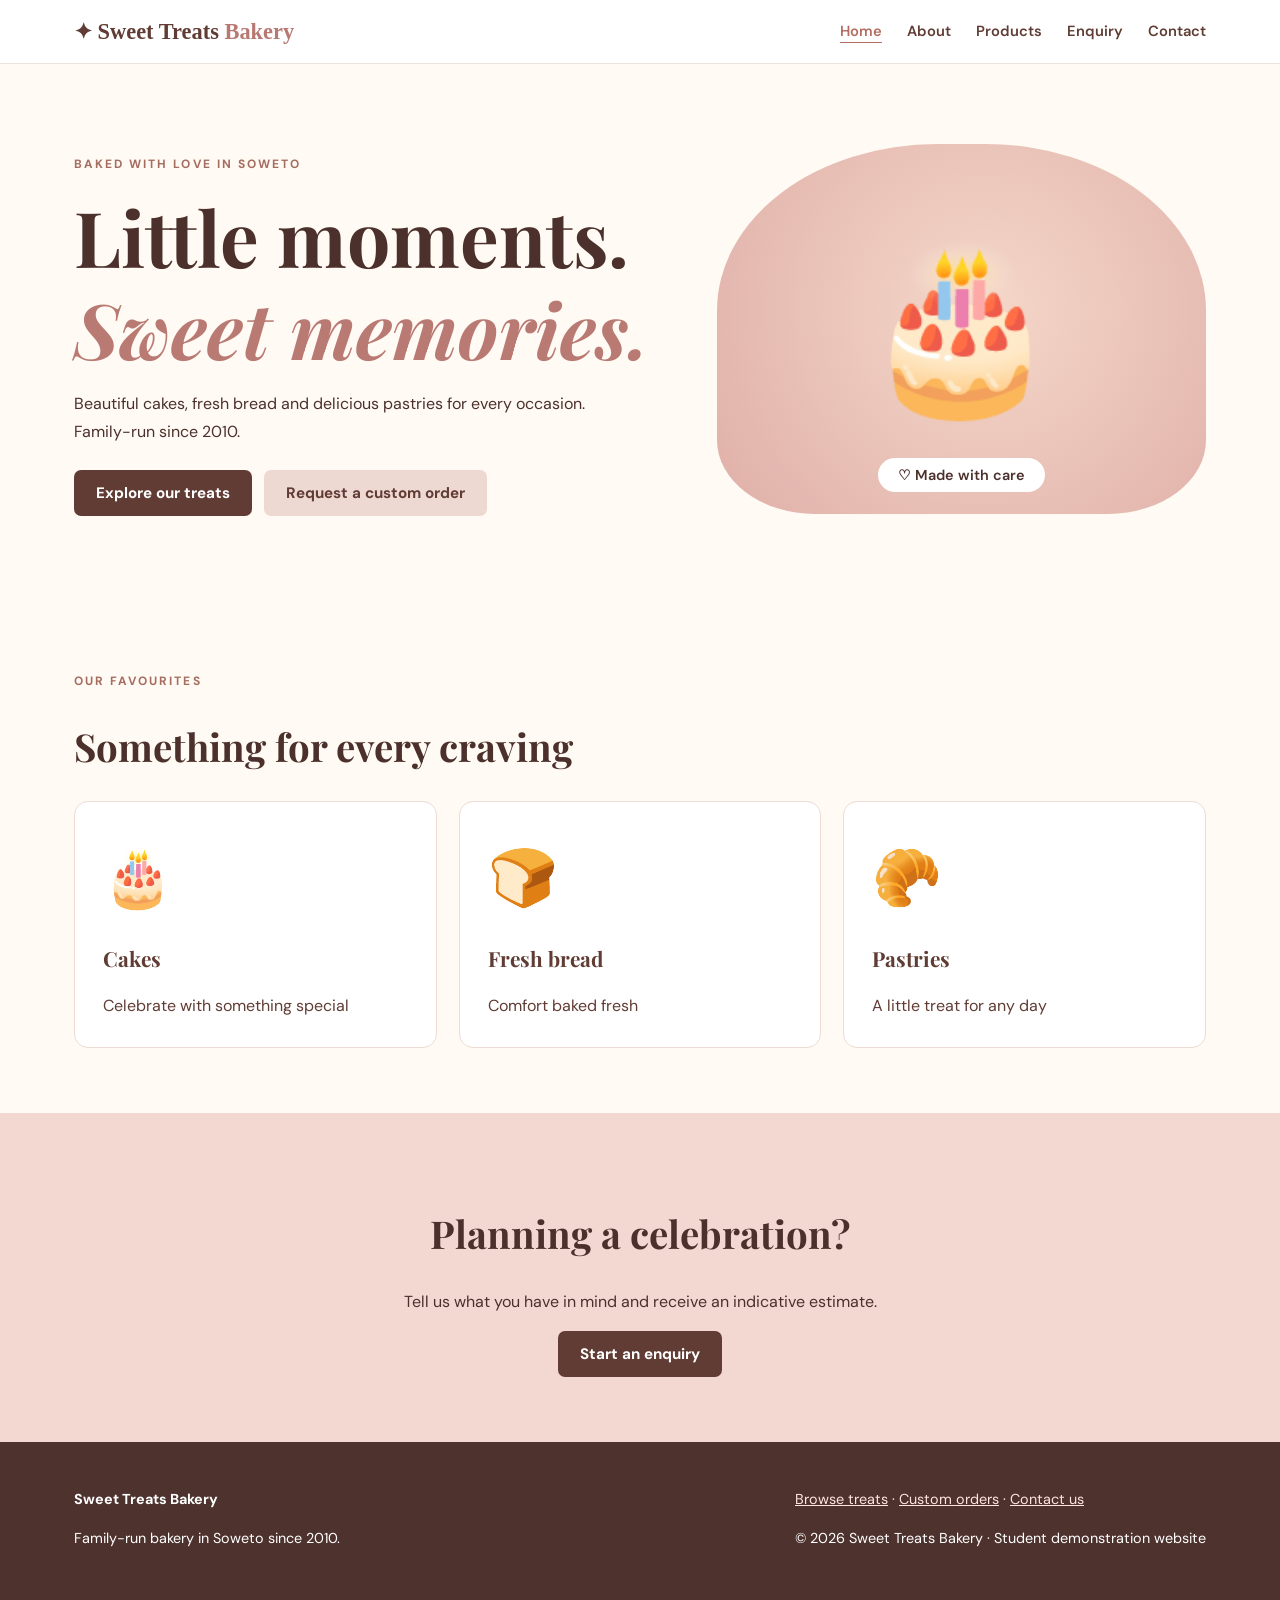
<file: index.html>
<!doctype html>
<html lang="en-ZA">
<head>
  <meta charset="utf-8">
  <meta name="viewport" content="width=device-width,initial-scale=1">
  <meta name="description" content="Discover Sweet Treats Bakery in Soweto: cakes, fresh bread, pastries and custom cake enquiries.">
  <meta name="keywords" content="Sweet Treats Bakery, Soweto bakery, Johannesburg bakery, fresh cakes, custom cakes, fresh bread, pastries, cupcakes, baked goods">
  <meta name="theme-color" content="#603c34">
  <title>Fresh Cakes, Bread &amp; Pastries | Sweet Treats Bakery Soweto</title>
  <link rel="stylesheet" href="style.css">
  <script defer src="script.js"></script>
</head>
<body>
  <a class="skip" href="#main">Skip to content</a>

  <header class="site-header">
    <div class="top">
      <a class="brand" href="index.html">✦ Sweet Treats <span>Bakery</span></a>
      <button id="menu-toggle" class="menu-toggle" aria-expanded="false" aria-controls="nav">Menu ☰</button>
      <nav id="nav" aria-label="Main navigation">
        <a href="index.html" aria-current="page">Home</a>
        <a href="about.html">About</a>
        <a href="products.html">Products</a>
        <a href="enquiry.html">Enquiry</a>
        <a href="contact.html">Contact</a>
      </nav>
    </div>
  </header>

  <main id="main">
    <section class="hero">
      <div>
        <p class="eyebrow">BAKED WITH LOVE IN SOWETO</p>
        <h1>Little moments.<br><em>Sweet memories.</em></h1>
        <p>Beautiful cakes, fresh bread and delicious pastries for every occasion. Family-run since 2010.</p>
        <div class="actions">
          <a class="btn" href="products.html">Explore our treats</a>
          <a class="btn secondary" href="enquiry.html">Request a custom order</a>
        </div>
      </div>
      <div class="hero-art" aria-label="Decorative bakery illustration" role="img">
        🎂<span>♡ Made with care</span>
      </div>
    </section>

    <section class="section">
      <p class="eyebrow">OUR FAVOURITES</p>
      <h2>Something for every craving</h2>
      <div class="three">
        <a class="feature" href="products.html">
          <span>🎂</span>
          <h3>Cakes</h3>
          <p>Celebrate with something special</p>
        </a>
        <a class="feature" href="products.html">
          <span>🍞</span>
          <h3>Fresh bread</h3>
          <p>Comfort baked fresh</p>
        </a>
        <a class="feature" href="products.html">
          <span>🥐</span>
          <h3>Pastries</h3>
          <p>A little treat for any day</p>
        </a>
      </div>
    </section>

    <section class="banner">
      <h2>Planning a celebration?</h2>
      <p>Tell us what you have in mind and receive an indicative estimate.</p>
      <a class="btn" href="enquiry.html">Start an enquiry</a>
    </section>
  </main>

  <footer>
    <div>
      <strong>Sweet Treats Bakery</strong>
      <p>Family-run bakery in Soweto since 2010.</p>
    </div>
    <div>
      <a href="products.html">Browse treats</a> ·
      <a href="enquiry.html">Custom orders</a> ·
      <a href="contact.html">Contact us</a>
      <p>© 2026 Sweet Treats Bakery · Student demonstration website</p>
    </div>
  </footer>

  <div id="lightbox" class="lightbox" hidden role="dialog" aria-modal="true" aria-label="Enlarged product image">
    <button id="lightbox-close" aria-label="Close image">×</button>
    <img id="lightbox-image" alt="">
    <p id="lightbox-caption"></p>
  </div>
</body>
</html>
</file>
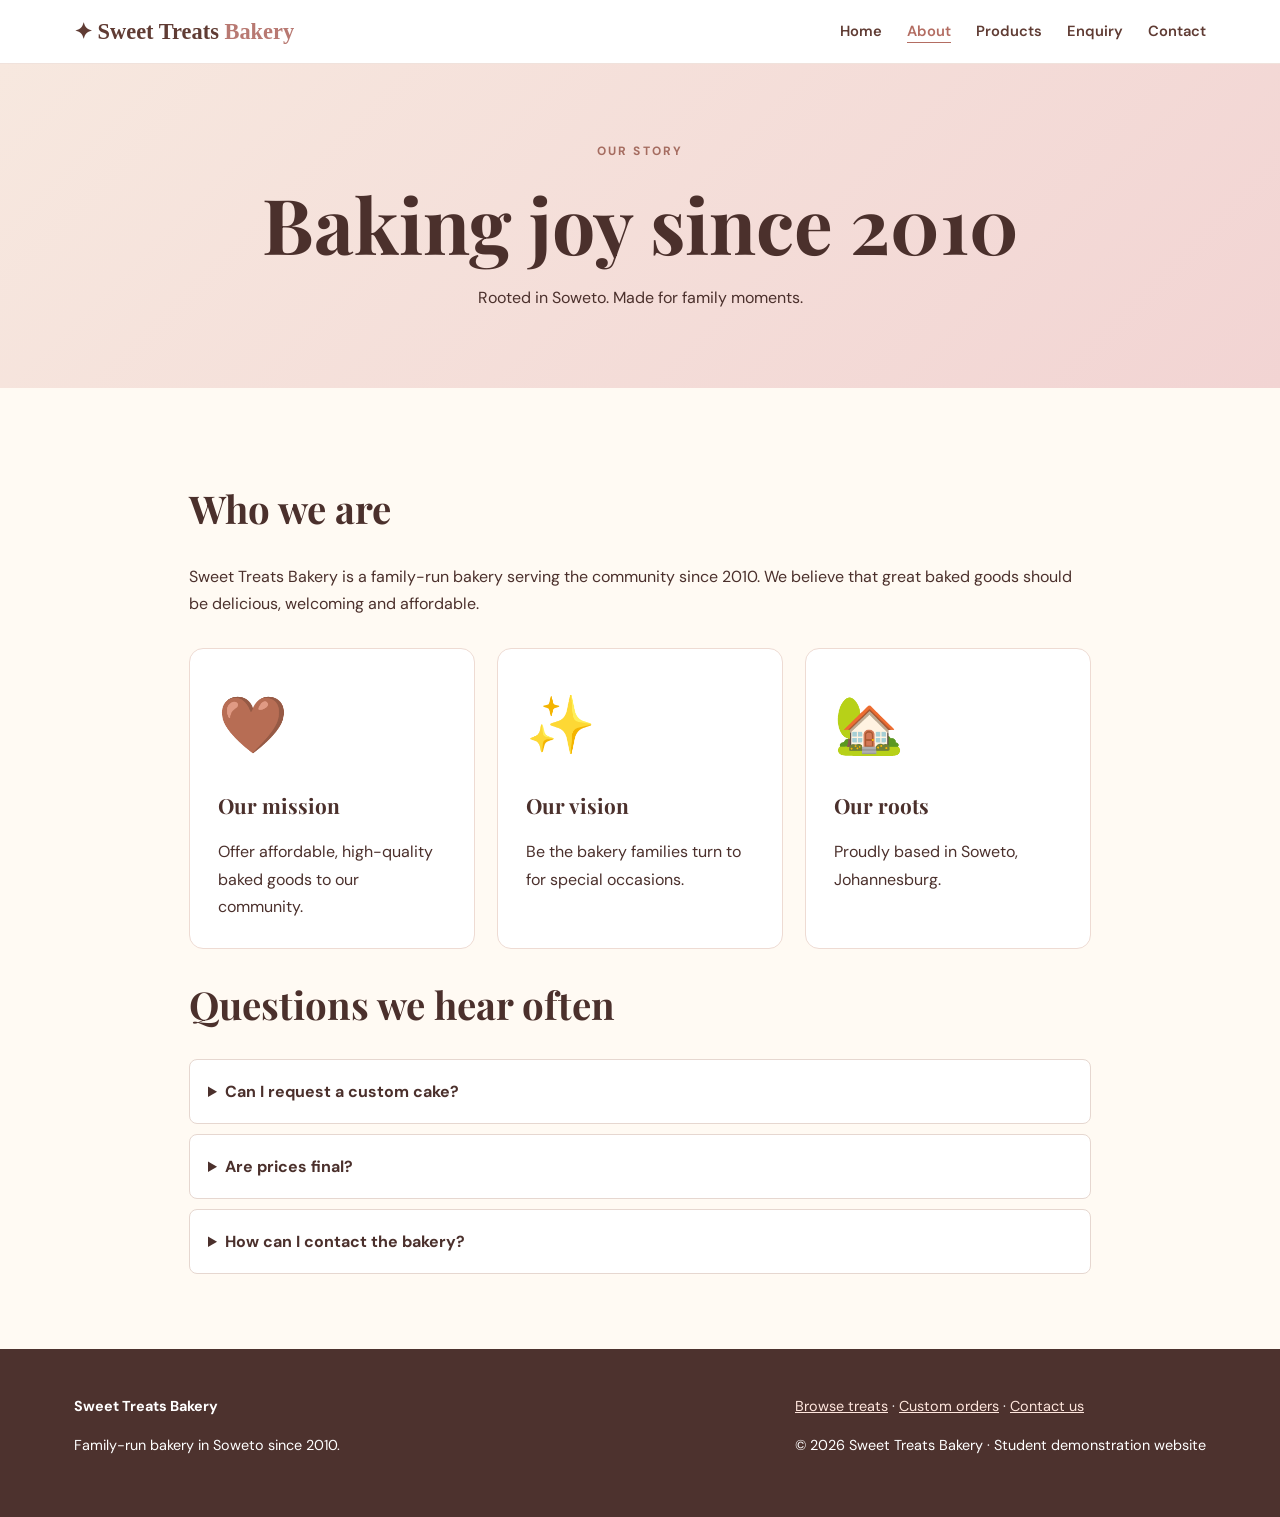
<file: about.html>
<!doctype html>
<html lang="en-ZA">
<head>
  <meta charset="utf-8">
  <meta name="viewport" content="width=device-width,initial-scale=1">
  <meta name="description" content="Learn about Sweet Treats Bakery, a family-run Soweto bakery founded in 2010.">
  <meta name="keywords" content="Sweet Treats Bakery, Soweto bakery, family bakery, Johannesburg bakery, bakery story, fresh baked goods, cakes, breads, pastries">
  <meta name="theme-color" content="#603c34">
  <title>Our Story | Sweet Treats Bakery Soweto</title>
  <link rel="stylesheet" href="style.css">
  <script defer src="script.js"></script>
</head>
<body>
  <a class="skip" href="#main">Skip to content</a>

  <header class="site-header">
    <div class="top">
      <a class="brand" href="index.html">✦ Sweet Treats <span>Bakery</span></a>
      <button id="menu-toggle" class="menu-toggle" aria-expanded="false" aria-controls="nav">Menu ☰</button>
      <nav id="nav" aria-label="Main navigation">
        <a href="index.html">Home</a>
        <a href="about.html" aria-current="page">About</a>
        <a href="products.html">Products</a>
        <a href="enquiry.html">Enquiry</a>
        <a href="contact.html">Contact</a>
      </nav>
    </div>
  </header>

  <main id="main">
    <section class="page-hero">
      <p class="eyebrow">OUR STORY</p>
      <h1>Baking joy since 2010</h1>
      <p>Rooted in Soweto. Made for family moments.</p>
    </section>

    <section class="section narrow">
      <h2>Who we are</h2>
      <p>Sweet Treats Bakery is a family-run bakery serving the community since 2010. We believe that great baked goods should be delicious, welcoming and affordable.</p>

      <div class="three">
        <article class="feature">
          <span>🤎</span>
          <h3>Our mission</h3>
          <p>Offer affordable, high-quality baked goods to our community.</p>
        </article>

        <article class="feature">
          <span>✨</span>
          <h3>Our vision</h3>
          <p>Be the bakery families turn to for special occasions.</p>
        </article>

        <article class="feature">
          <span>🏡</span>
          <h3>Our roots</h3>
          <p>Proudly based in Soweto, Johannesburg.</p>
        </article>
      </div>

      <h2>Questions we hear often</h2>

      <div class="faq">
        <details>
          <summary>Can I request a custom cake?</summary>
          <p>Yes. Complete the <a href="enquiry.html">custom order enquiry</a> to see an illustrative estimate and prepare your request.</p>
        </details>

        <details>
          <summary>Are prices final?</summary>
          <p>No. The website displays demonstration prices and estimates. Actual prices and availability require confirmation by the bakery.</p>
        </details>

        <details>
          <summary>How can I contact the bakery?</summary>
          <p>Use our <a href="contact.html">contact form</a> to prepare an email message.</p>
        </details>
      </div>
    </section>
  </main>

  <footer>
    <div>
      <strong>Sweet Treats Bakery</strong>
      <p>Family-run bakery in Soweto since 2010.</p>
    </div>
    <div>
      <a href="products.html">Browse treats</a> ·
      <a href="enquiry.html">Custom orders</a> ·
      <a href="contact.html">Contact us</a>
      <p>© 2026 Sweet Treats Bakery · Student demonstration website</p>
    </div>
  </footer>

  <div id="lightbox" class="lightbox" hidden role="dialog" aria-modal="true" aria-label="Enlarged product image">
    <button id="lightbox-close" aria-label="Close image">×</button>
    <img id="lightbox-image" alt="">
    <p id="lightbox-caption"></p>
  </div>
</body>
</html>
</file>
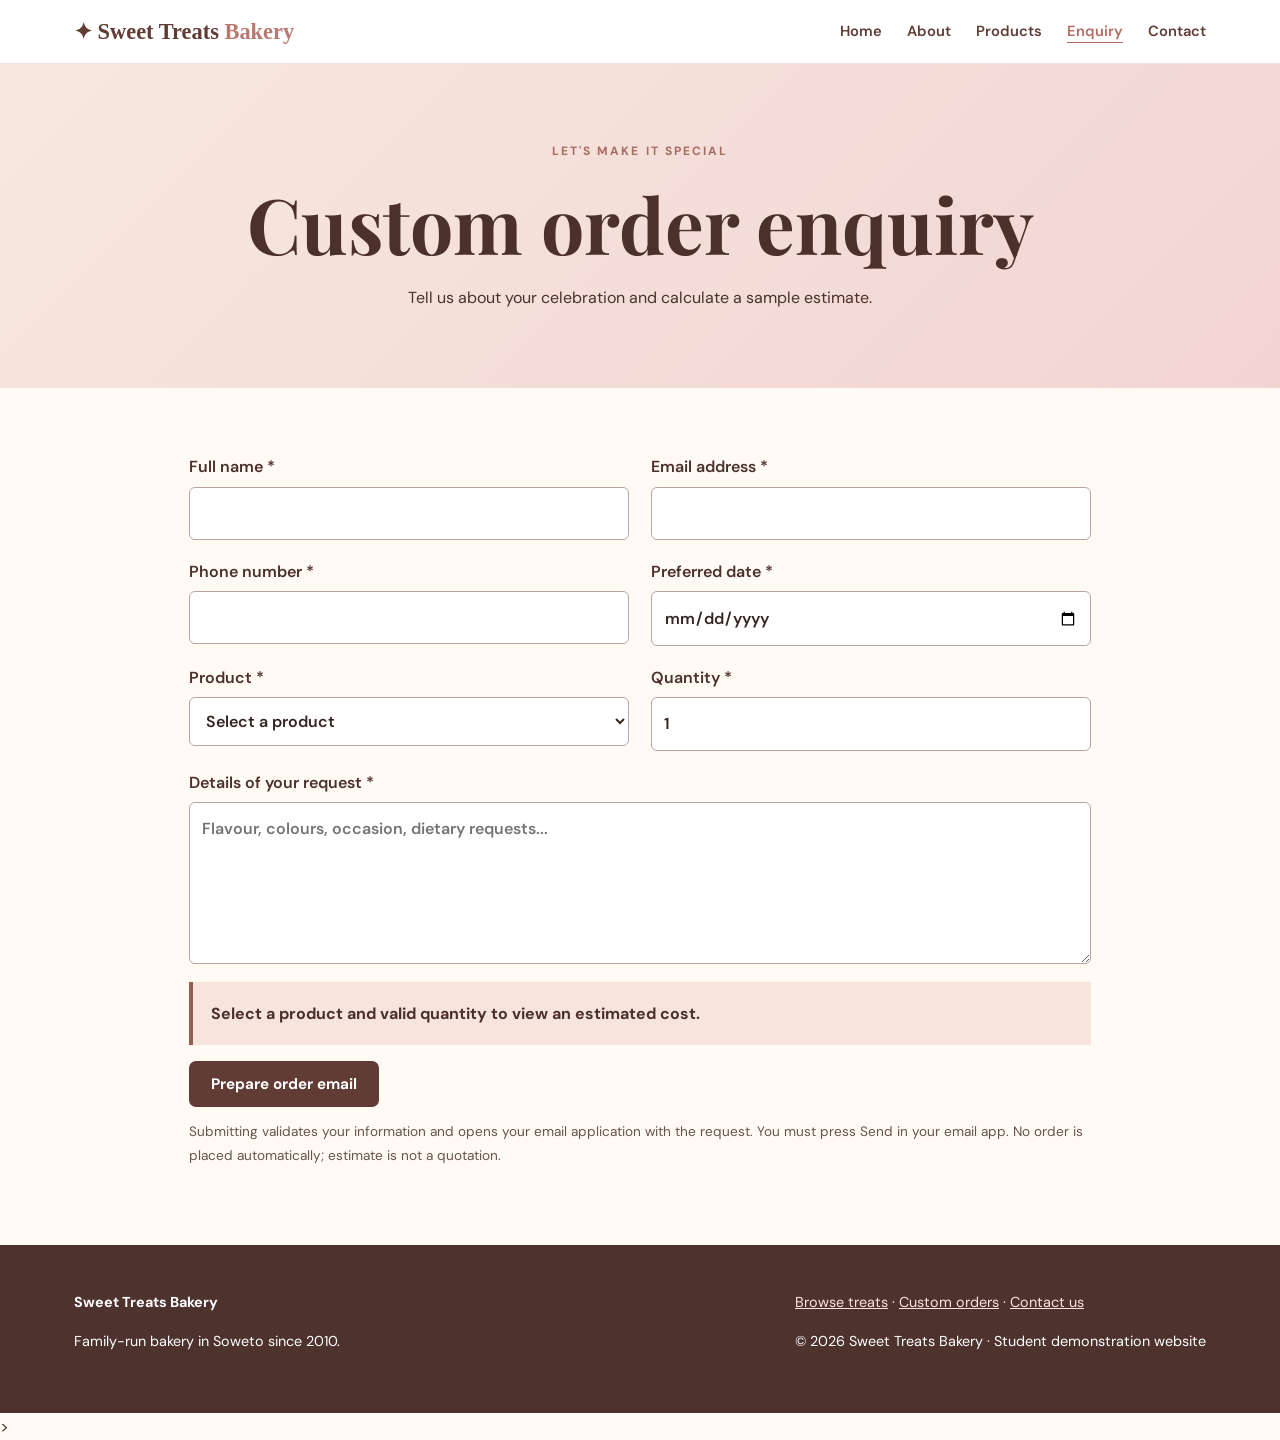
<file: enquiry.html>
<!doctype html>
<html lang="en-ZA">
<head>
  <meta charset="utf-8">
  <meta name="viewport" content="width=device-width,initial-scale=1">
  <meta name="description" content="Request a custom cake or bakery order and calculate an indicative estimate at Sweet Treats Bakery.">
  <meta name="keywords" content="Sweet Treats Bakery, Soweto bakery, custom cake orders, cake enquiry, cupcakes, bread, pastries, bakery orders, Johannesburg bakery">
  <meta name="theme-color" content="#603c34">
  <title>Custom Order Enquiry | Sweet Treats Bakery Soweto</title>
  <link rel="stylesheet" href="style.css">
  <script defer src="script.js"></script>
</head>
<body>
  <a class="skip" href="#main">Skip to content</a>

  <header class="site-header">
    <div class="top">
      <a class="brand" href="index.html">✦ Sweet Treats <span>Bakery</span></a>
      <button id="menu-toggle" class="menu-toggle" aria-expanded="false" aria-controls="nav">Menu ☰</button>
      <nav id="nav" aria-label="Main navigation">
        <a href="index.html">Home</a>
        <a href="about.html">About</a>
        <a href="products.html">Products</a>
        <a href="enquiry.html" aria-current="page">Enquiry</a>
        <a href="contact.html">Contact</a>
      </nav>
    </div>
  </header>

  <main id="main">
    <section class="page-hero">
      <p class="eyebrow">LET'S MAKE IT SPECIAL</p>
      <h1>Custom order enquiry</h1>
      <p>Tell us about your celebration and calculate a sample estimate.</p>
    </section>

    <section class="section narrow">
      <form id="enquiry-form" action="mailto:info@sweettreatsbakery.co.za" method="post" enctype="text/plain">
        <div class="two">
          <label>Full name *
            <input name="name" required minlength="2" maxlength="80" autocomplete="name">
          </label>
          <label>Email address *
            <input name="email" type="email" required autocomplete="email">
          </label>
        </div>

        <div class="two">
          <label>Phone number *
            <input name="phone" type="tel" required pattern="[+0-9 ()-]{9,18}" title="Enter a valid phone number" autocomplete="tel">
          </label>
          <label>Preferred date *
            <input name="date" type="date" required id="order-date">
          </label>
        </div>

        <div class="two">
          <label>Product *
            <select name="product" id="order-product" required>
              <option value="">Select a product</option>
              <option value="cake">Celebration cake (R350)</option>
              <option value="cupcakes">Cupcakes, box of 6 (R120)</option>
              <option value="bread">Bread loaf (R35)</option>
              <option value="pastry">Pastry box (R95)</option>
            </select>
          </label>
          <label>Quantity *
            <input name="quantity" id="quantity" type="number" min="1" max="50" value="1" required>
          </label>
        </div>

        <label>Details of your request *
          <textarea name="details" rows="5" minlength="10" maxlength="1000" required placeholder="Flavour, colours, occasion, dietary requests..."></textarea>
        </label>

        <p id="estimate" class="estimate" aria-live="polite">Select a product to view an estimated cost.</p>
        <p id="enquiry-error" class="error" role="alert"></p>

        <button class="btn" type="submit">Prepare order email</button>

        <p class="small">Submitting validates your information and opens your email application with the request.
          You must press Send in your email app.
          No order is placed automatically; estimate is not a quotation.
        </p>
      </form>
    </section>
  </main>

  <footer>
    <div>
      <strong>Sweet Treats Bakery</strong>
      <p>Family-run bakery in Soweto since 2010.</p>
    </div>
    <div>
      <a href="products.html">Browse treats</a> ·
      <a href="enquiry.html">Custom orders</a> ·
      <a href="contact.html">Contact us</a>
      <p>© 2026 Sweet Treats Bakery · Student demonstration website</p>
    </div>
  </footer>

  <div id="lightbox" class="lightbox" hidden role="dialog" aria-modal="true" aria-label="Enlarged product image">
    <button id="lightbox-close" aria-label="Close image">×</button>
    <img id="lightbox-image" alt="">
    <p id="lightbox-caption"></p>
  </div>
</body>
</html>
>
</file>
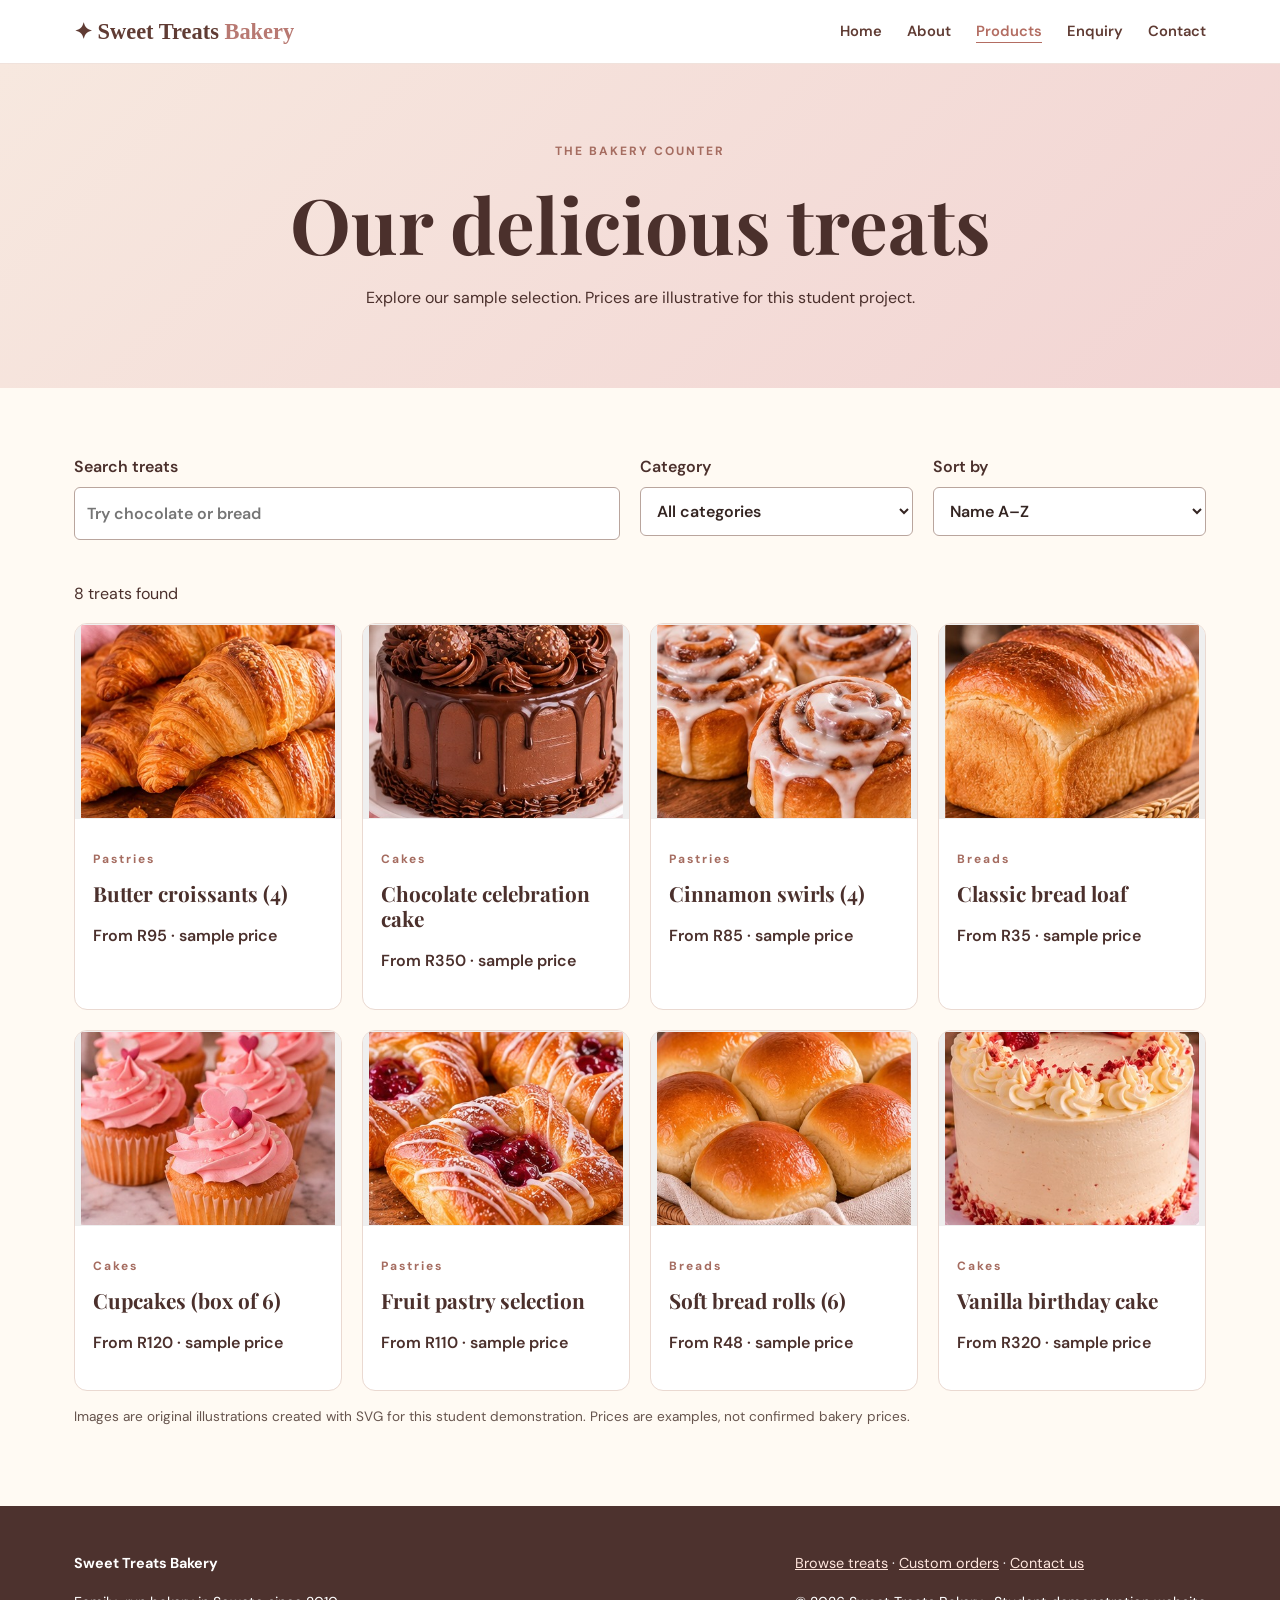
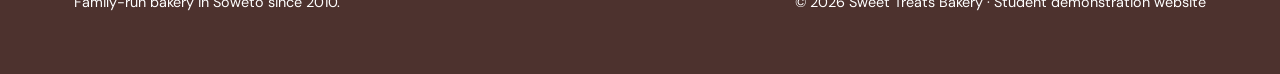
<file: products.html>
<!doctype html>
<html lang="en-ZA">
<head>
  <meta charset="utf-8">
  <meta name="viewport" content="width=device-width,initial-scale=1">
  <meta name="description" content="Browse and filter Sweet Treats Bakery cakes, breads and pastries in Soweto.">
  <meta name="keywords" content="Soweto bakery, cakes, breads, pastries, cupcakes, custom cakes, baked goods, Sweet Treats Bakery">
  <meta name="theme-color" content="#603c34">
  <title>Cakes, Breads &amp; Pastries | Sweet Treats Bakery Soweto</title>
  <link rel="stylesheet" href="style.css">
  <script defer src="script.js"></script>
</head>
<body>
  <a class="skip" href="#main">Skip to content</a>
  <header class="site-header">
    <div class="top">
      <a class="brand" href="index.html">✦ Sweet Treats <span>Bakery</span></a>
      <button id="menu-toggle" class="menu-toggle" aria-expanded="false" aria-controls="nav">Menu ☰</button>
      <nav id="nav" aria-label="Main navigation">
        <a href="index.html">Home</a>
        <a href="about.html">About</a>
        <a href="products.html" aria-current="page">Products</a>
        <a href="enquiry.html">Enquiry</a>
        <a href="contact.html">Contact</a>
      </nav>
    </div>
  </header>
  <main id="main">
    <section class="page-hero">
      <p class="eyebrow">THE BAKERY COUNTER</p>
      <h1>Our delicious treats</h1>
      <p>Explore our sample selection. Prices are illustrative for this student project.</p>
    </section>
    <section class="section">
      <div class="filters">
        <label>Search treats
          <input id="search" type="search" placeholder="Try chocolate or bread">
        </label>
        <label>Category
          <select id="category">
            <option value="all">All categories</option>
            <option>Cakes</option>
            <option>Breads</option>
            <option>Pastries</option>
          </select>
        </label>
        <label>Sort by
          <select id="sort">
            <option value="name">Name A–Z</option>
            <option value="price-asc">Price: low to high</option>
            <option value="price-desc">Price: high to low</option>
          </select>
        </label>
      </div>
      <p id="product-count" role="status" aria-live="polite"></p>
      <div id="product-grid" class="product-grid"></div>
      <p class="small">Images are original illustrations created with SVG for this student demonstration. Prices are examples, not confirmed bakery prices.</p>
    </section>
  </main>
  <footer>
    <div>
      <strong>Sweet Treats Bakery</strong>
      <p>Family-run bakery in Soweto since 2010.</p>
    </div>
    <div>
      <a href="products.html">Browse treats</a> · <a href="enquiry.html">Custom orders</a> · <a href="contact.html">Contact us</a>
      <p>© 2026 Sweet Treats Bakery · Student demonstration website</p>
    </div>
  </footer>
  <div id="lightbox" class="lightbox" hidden role="dialog" aria-modal="true" aria-label="Enlarged product image">
    <button id="lightbox-close" aria-label="Close image">×</button>
    <img id="lightbox-image" alt="">
    <p id="lightbox-caption"></p>
  </div>
</body>
</html>
</file>
<file: style.css>
@import url('https://fonts.googleapis.com/css2?family=DM+Sans:wght@400;500;600;700&family=Playfair+Display:wght@500;600;700&display=swap');:root{--ink:#4b302c;--brown:#603c34;--pink:#f2d7d4;--cream:#fffaf3;--gold:#d4a46b}*{box-sizing:border-box}body{margin:0;background:var(--cream);color:var(--ink);font:16px/1.7 'DM Sans',Arial,sans-serif}h1,h2,h3{font-family:'Playfair Display',Georgia,serif;line-height:1.2}h1{font-size:clamp(2.7rem,6vw,5rem);margin:.2em 0}h2{font-size:clamp(1.8rem,3vw,2.7rem)}h3{font-size:1.3rem}a{color:var(--brown)}a:focus-visible,button:focus-visible,input:focus-visible,select:focus-visible,textarea:focus-visible,summary:focus-visible{outline:3px solid #b46d40;outline-offset:3px}.skip{position:absolute;left:-999px}.skip:focus{left:12px;top:12px;background:white;z-index:50;padding:10px}.site-header{background:white;border-bottom:1px solid #f0e2dc}.top{max-width:1180px;margin:auto;display:flex;align-items:center;justify-content:space-between;gap:20px;padding:18px 24px}.brand{font:700 1.4rem Georgia,serif;text-decoration:none}.brand span{color:#b87972}nav{display:flex;gap:25px}nav a{text-decoration:none;font-weight:600;font-size:.92rem}nav a:hover,nav a[aria-current=page]{color:#b36d62;text-decoration:underline;text-underline-offset:6px}.menu-toggle{display:none}.hero{max-width:1180px;margin:auto;min-height:530px;display:grid;grid-template-columns:1.1fr .9fr;align-items:center;gap:45px;padding:75px 24px}.hero p{max-width:550px}.hero h1 em{color:#ba7a74}.eyebrow{letter-spacing:.17em;font-size:.75rem;font-weight:700;color:#a56c60}.hero-art{min-height:370px;border-radius:45% 45% 20% 20%;background:radial-gradient(circle at 55% 45%,#f5d7c9,#dfafa8);display:flex;align-items:center;justify-content:center;position:relative;font-size:10rem}.hero-art span{position:absolute;bottom:22px;background:white;border-radius:25px;padding:8px 20px;font:600 .9rem 'DM Sans',sans-serif}.btn{border:0;display:inline-block;cursor:pointer;background:var(--brown);color:white;padding:13px 22px;border-radius:7px;text-decoration:none;font:700 .95rem 'DM Sans',sans-serif;transition:transform .2s,background .2s}.btn:hover{background:#925c50;transform:translateY(-2px)}.btn.secondary{background:#eed9d2;color:var(--brown)}.actions{display:flex;flex-wrap:wrap;gap:12px;margin-top:25px}.section{max-width:1180px;margin:0 auto;padding:65px 24px}.section.narrow{max-width:950px}.three{display:grid;grid-template-columns:repeat(3,1fr);gap:22px;margin-top:30px}.feature{padding:28px;border:1px solid #eedbd3;background:#fff;border-radius:14px;text-decoration:none}.feature span{font-size:3.5rem}.feature p{margin-bottom:0}.banner{text-align:center;background:#f3d8d2;padding:65px 24px}.page-hero{text-align:center;background:linear-gradient(135deg,#f7e8df,#f2d4d3);padding:65px 20px}.page-hero p{max-width:620px;margin:12px auto}.two{display:grid;grid-template-columns:repeat(2,minmax(0,1fr));gap:22px}.filters{display:grid;grid-template-columns:2fr 1fr 1fr;gap:20px;margin-bottom:22px}.product-grid{display:grid;grid-template-columns:repeat(4,minmax(0,1fr));gap:20px}.product{background:white;border:1px solid #ead9d1;border-radius:13px;overflow:hidden}.product-photo{display:block;width:100%;height:195px;border:0;cursor:zoom-in;font-size:6rem;transition:filter .2s}.product-photo:hover{filter:brightness(.96)}.product-detail{padding:18px}.product-detail h3{margin:8px 0}.product-detail p:last-child{font-weight:600}.small{font-size:.85rem;color:#66544d}label{display:block;font-weight:600;margin-bottom:18px}input,textarea,select{display:block;width:100%;padding:12px;border:1px solid #b9a59d;border-radius:6px;background:white;color:#342522;font:inherit;margin-top:6px}textarea{resize:vertical}.estimate{background:#f7e5dd;padding:18px;border-left:4px solid #965e52;font-weight:700}.error{color:#a02727;font-weight:700}.faq details{background:white;padding:18px;margin:10px 0;border:1px solid #e6d7d0;border-radius:8px}.faq summary{cursor:pointer;font-weight:700}.contact-layout{align-items:start}.map{height:350px;background:#eee0d8;border-radius:12px;overflow:hidden}footer{display:flex;justify-content:space-between;gap:30px;background:#4d322e;color:#fff;padding:45px max(24px,calc((100vw - 1132px)/2));font-size:.9rem}footer a{color:#ffe6dd}.lightbox{position:fixed;inset:0;background:rgba(25,12,10,.9);z-index:100;display:flex;flex-direction:column;align-items:center;justify-content:center;color:white;padding:25px}.lightbox[hidden]{display:none}.lightbox img{max-width:min(90vw,700px);max-height:70vh;border-radius:12px}.lightbox button{position:absolute;top:20px;right:30px;background:white;border:0;border-radius:50%;font-size:2rem;width:50px;height:50px;cursor:pointer}@media(max-width:900px){.product-grid{grid-template-columns:repeat(2,1fr)}.hero{gap:25px}.filters{grid-template-columns:1fr 1fr}.filters label:first-child{grid-column:1/-1}}@media(max-width:650px){.menu-toggle{display:block;background:#f4e3df;border:0;border-radius:6px;padding:9px 13px;color:var(--brown);font-weight:700}nav{display:none;position:absolute;top:70px;left:0;right:0;background:white;padding:20px 24px;flex-direction:column;z-index:10;box-shadow:0 8px 15px #0001}nav.open{display:flex}.hero{grid-template-columns:1fr;padding-top:45px}.hero-art{min-height:260px;font-size:7rem}.three,.two,.filters{grid-template-columns:1fr}.filters label:first-child{grid-column:auto}.product-grid{grid-template-columns:1fr 1fr;gap:12px}.product-photo{height:145px;font-size:4.5rem}.product-detail{padding:12px}footer{flex-direction:column}.page-hero{padding:45px 20px}}@media(max-width:390px){.product-grid{grid-template-columns:1fr}}@media(prefers-reduced-motion:reduce){*,*:before,*:after{scroll-behavior:auto!important;transition:none!important}}
</file>
